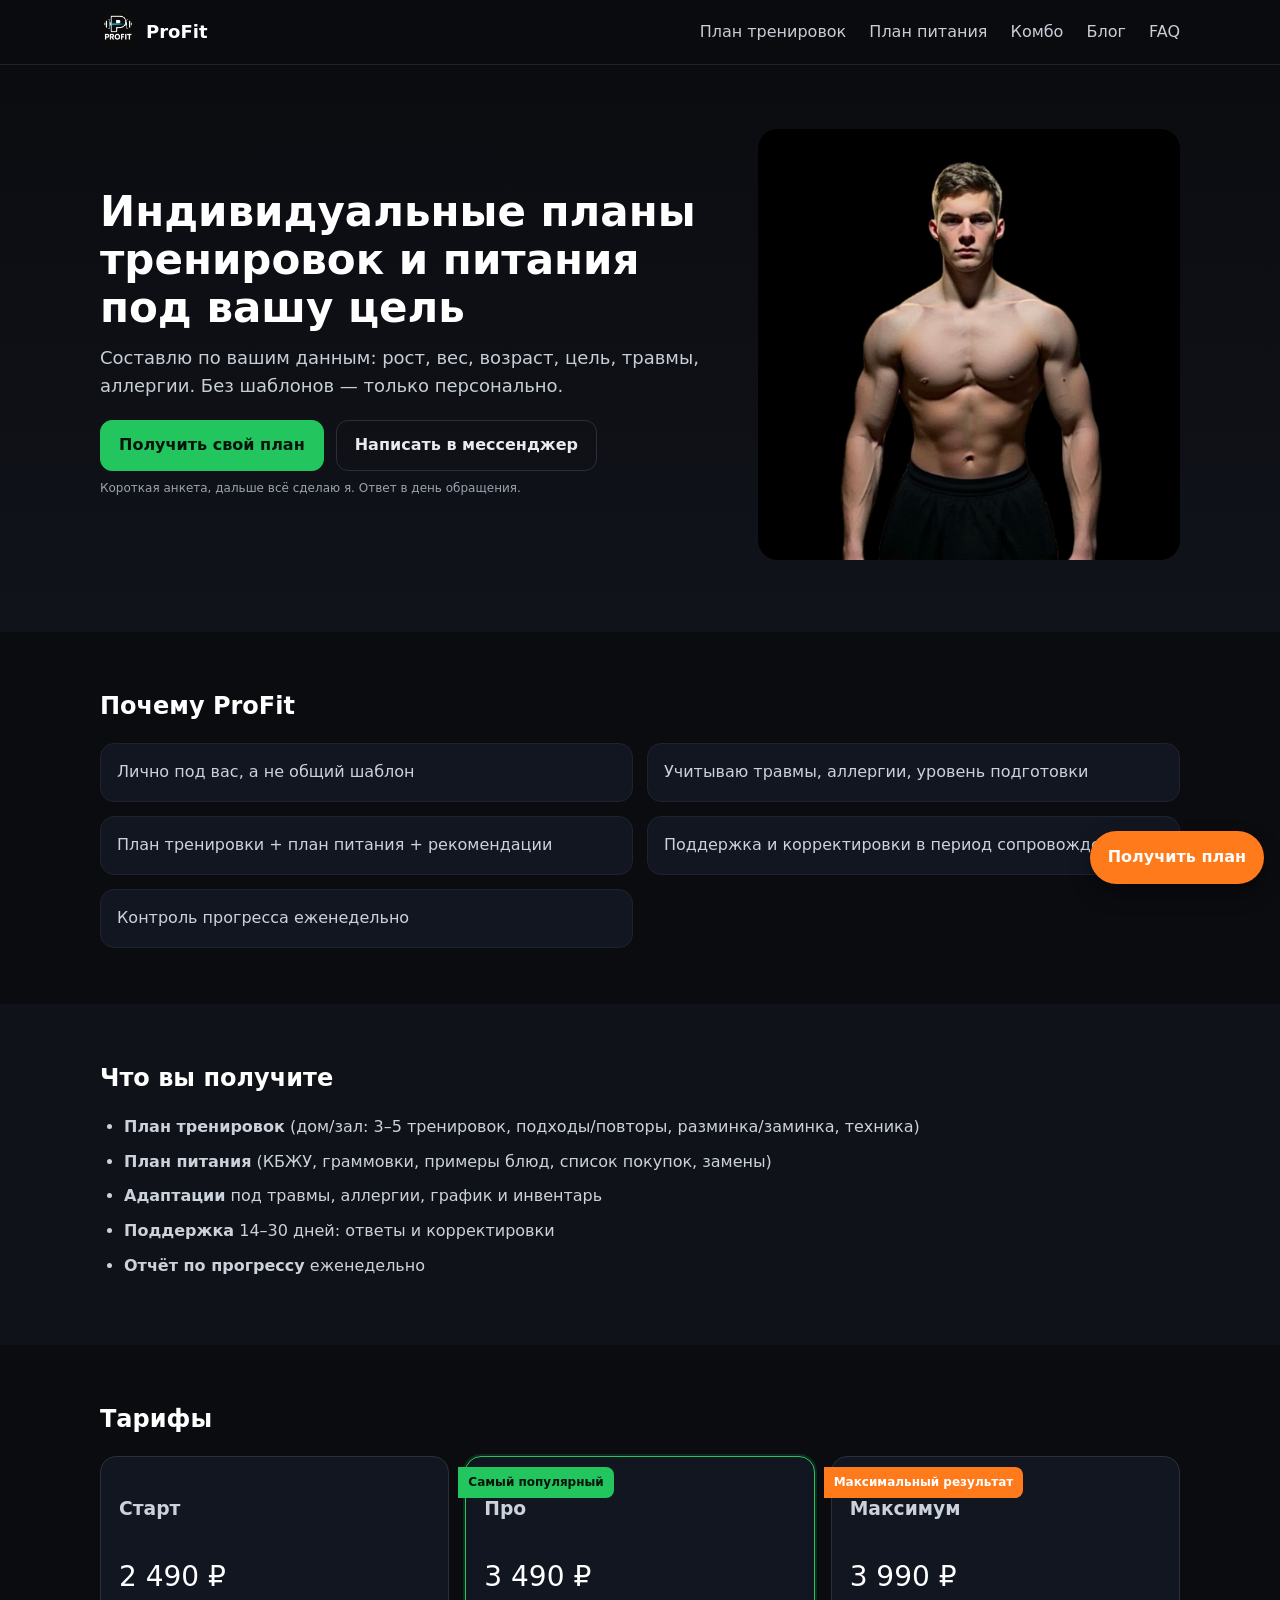
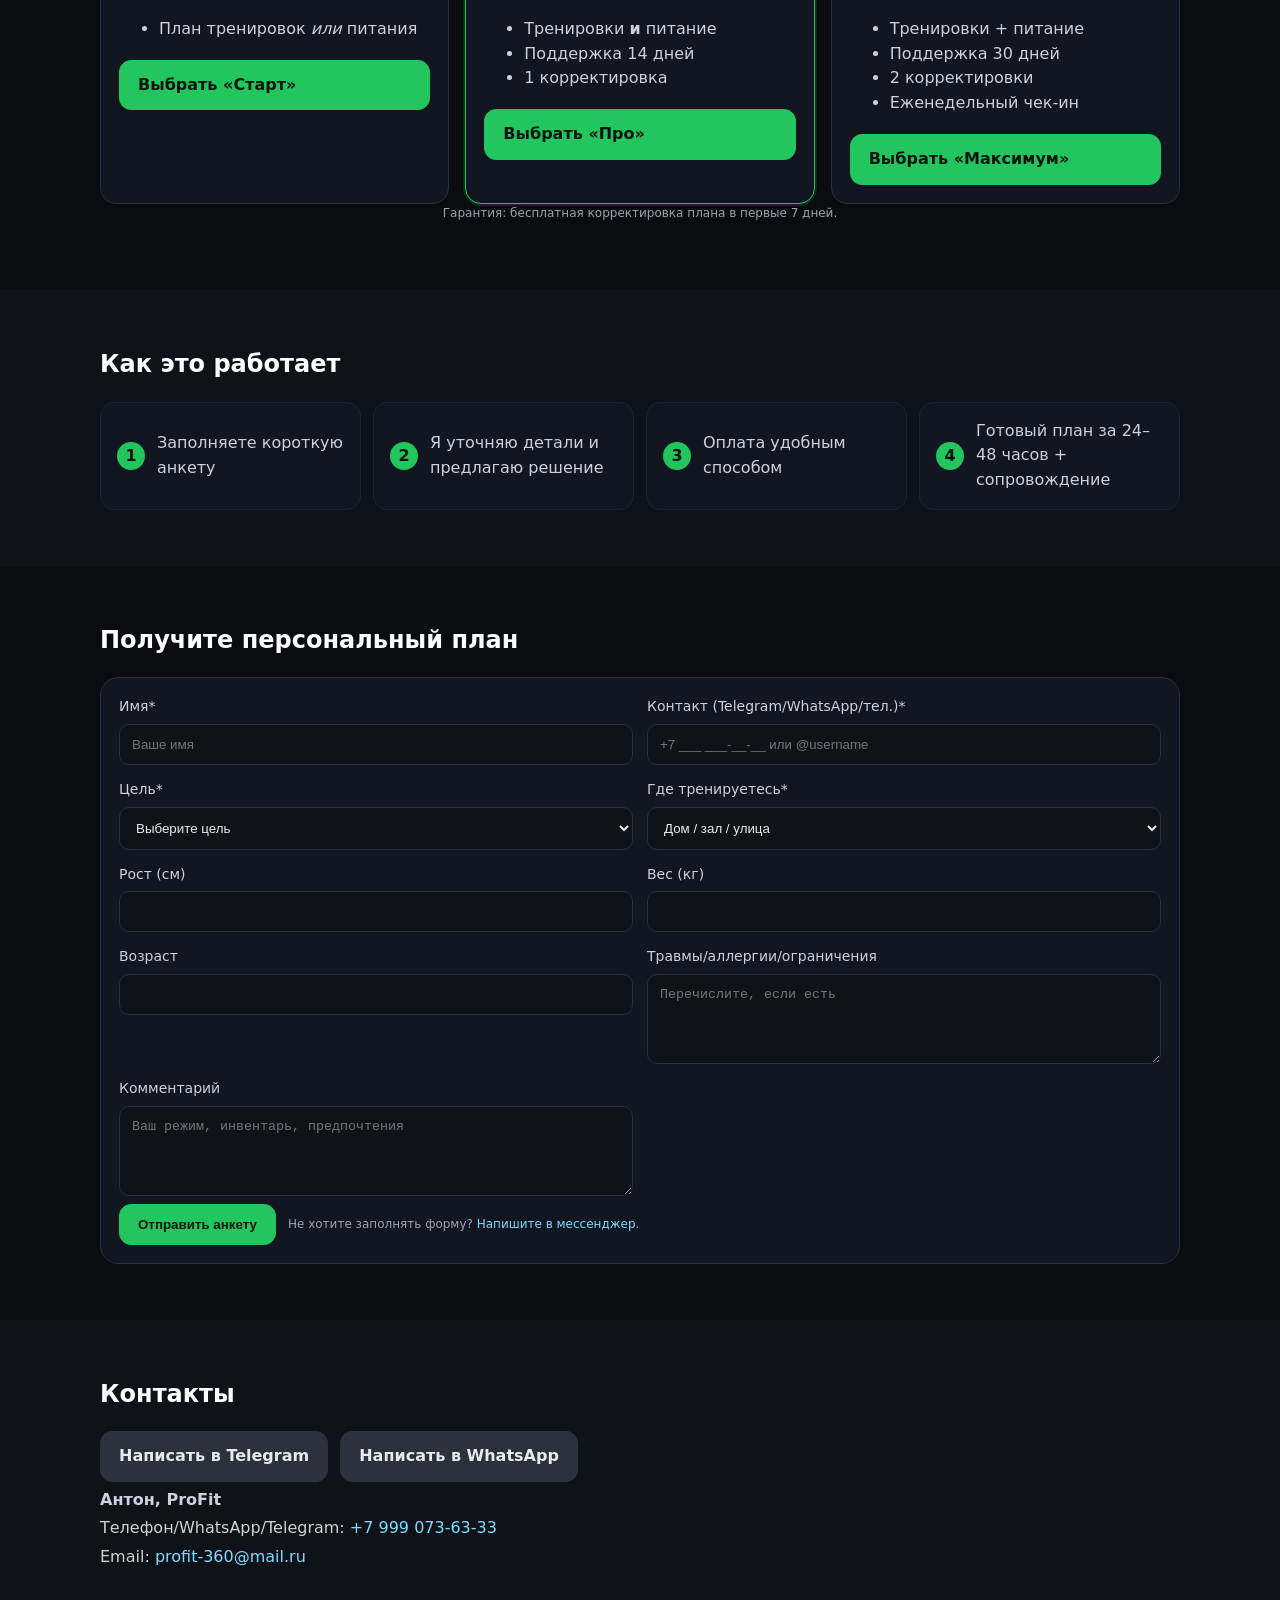
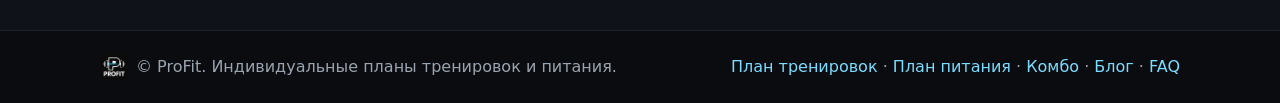
<file: index.html>
<!DOCTYPE html><html lang='ru'><head>
<meta charset='UTF-8'><meta name='viewport' content='width=device-width, initial-scale=1.0, maximum-scale=1, user-scalable=no'>
<title>ProFit — Индивидуальные планы тренировок и питания</title>
<meta name='description' content='Составлю персональный план тренировок и питания по вашим данным. Учту травмы и предпочтения. План за 24–48 часов.'>
<link rel='icon' href='assets/favicon.png'><link rel='stylesheet' href='styles.css'></head><body>

<header class="header"><div class="container header__inner">
  <div class="brand"><a href="index.html"><img src="assets/logo.png" class="brand__logo" alt="ProFit"></a><span class="brand__name">ProFit</span></div>
  <nav class="nav">
    <a href='uslugi/plan-trenirovok.html'>План тренировок</a>
    <a href='uslugi/plan-pitaniya.html'>План питания</a>
    <a href='uslugi/kombo.html'>Комбо</a>
    <a href='blog/index.html'>Блог</a>
    <a href='faq/index.html'>FAQ</a>
  </nav>
</div></header>
<section class="hero"><div class="container hero__inner">
  <div class="hero__left">
    <h1>Индивидуальные планы<br/> тренировок и питания под вашу цель</h1>
    <p class="sub">Составлю по вашим данным: рост, вес, возраст, цель, травмы, аллергии. Без шаблонов — только персонально.</p>
    <div class="cta"><a class="btn btn--primary" href="#form">Получить свой план</a><a class="btn btn--ghost" href="#contacts">Написать в мессенджер</a></div>
    <p class="micro">Короткая анкета, дальше всё сделаю я. Ответ в день обращения.</p>
  </div>
  <div class="hero__right"><img src="assets/owner_photo.png" class="hero__photo" alt="Антон, ProFit"></div>
</div></section>

<section id="benefits" class="section"><div class="container">
  <h2>Почему ProFit</h2>
  <div class="cards">
    <div class="card">Лично под вас, а не общий шаблон</div>
    <div class="card">Учитываю травмы, аллергии, уровень подготовки</div>
    <div class="card">План тренировки + план питания + рекомендации</div>
    <div class="card">Поддержка и корректировки в период сопровождения</div>
    <div class="card">Контроль прогресса еженедельно</div>
  </div>
</div></section>

<section id="whatyouget" class="section section--alt"><div class="container">
  <h2>Что вы получите</h2>
  <ul class="checklist">
    <li><strong>План тренировок</strong> (дом/зал: 3–5 тренировок, подходы/повторы, разминка/заминка, техника)</li>
    <li><strong>План питания</strong> (КБЖУ, граммовки, примеры блюд, список покупок, замены)</li>
    <li><strong>Адаптации</strong> под травмы, аллергии, график и инвентарь</li>
    <li><strong>Поддержка</strong> 14–30 дней: ответы и корректировки</li>
    <li><strong>Отчёт по прогрессу</strong> еженедельно</li>
  </ul>
</div></section>

<section id="pricing" class="section"><div class="container">
  <h2>Тарифы</h2>
  <div class="pricing">
    <div class="price-card">
      <h3>Старт</h3><div class="price">2 490 ₽</div>
      <ul><li>План тренировок <em>или</em> питания</li></ul>
      <a class="btn btn--primary" href="#form">Выбрать «Старт»</a>
    </div>
    <div class="price-card price-card--featured">
      <div class="ribbon">Самый популярный</div>
      <h3>Про</h3><div class="price">3 490 ₽</div>
      <ul><li>Тренировки <strong>и</strong> питание</li><li>Поддержка 14 дней</li><li>1 корректировка</li></ul>
      <a class="btn btn--primary" href="#form">Выбрать «Про»</a>
    </div>
    <div class="price-card">
      <div class="ribbon ribbon--max">Максимальный результат</div>
      <h3>Максимум</h3><div class="price">3 990 ₽</div>
      <ul><li>Тренировки + питание</li><li>Поддержка 30 дней</li><li>2 корректировки</li><li>Еженедельный чек-ин</li></ul>
      <a class="btn btn--primary" href="#form">Выбрать «Максимум»</a>
    </div>
  </div>
  <p class="micro center">Гарантия: бесплатная корректировка плана в первые 7 дней.</p>
</div></section>

<section id="process" class="section section--alt"><div class="container">
  <h2>Как это работает</h2>
  <div class="steps">
    <div class="step"><span>1</span>Заполняете короткую анкету</div>
    <div class="step"><span>2</span>Я уточняю детали и предлагаю решение</div>
    <div class="step"><span>3</span>Оплата удобным способом</div>
    <div class="step"><span>4</span>Готовый план за 24–48 часов + сопровождение</div>
  </div>
</div></section>

<section id="form" class="section"><div class="container">
  <h2>Получите персональный план</h2>
  <form name="lead" method="POST" data-netlify="true" class="lead-form">
    <input type="hidden" name="form-name" value="lead" />
    <div class="grid">
      <label>Имя*<input required name="name" placeholder="Ваше имя" /></label>
      <label>Контакт (Telegram/WhatsApp/тел.)*<input required name="contact" placeholder="+7 ___ ___-__-__ или @username" /></label>
      <label>Цель*<select name="goal" required>
        <option value="">Выберите цель</option>
        <option>Похудение</option><option>Набор массы</option><option>Рельеф</option><option>Сила</option><option>Здоровье/самочувствие</option>
      </select></label>
      <label>Где тренируетесь*<select name="place" required>
        <option value="">Дом / зал / улица</option><option>Дом</option><option>Зал</option><option>Улица/двор</option>
      </select></label>
      <label>Рост (см)<input name="height" type="number" min="120" max="230" /></label>
      <label>Вес (кг)<input name="weight" type="number" min="30" max="200" /></label>
      <label>Возраст<input name="age" type="number" min="12" max="90" /></label>
      <label>Травмы/аллергии/ограничения<textarea name="limits" placeholder="Перечислите, если есть"></textarea></label>
      <label>Комментарий<textarea name="comment" placeholder="Ваш режим, инвентарь, предпочтения"></textarea></label>
    </div>
    <div class="form-actions"><button type="submit" class="btn btn--primary">Отправить анкету</button><span class="micro">Не хотите заполнять форму? <a href="#contacts">Напишите в мессенджер</a>.</span></div>
  </form>
</div></section>

<section id="contacts" class="section section--alt"><div class="container">
  <h2>Контакты</h2>
  <div class="contacts">
    <a class="btn btn--messenger" href="tg://resolve?phone=79990736333">Написать в Telegram</a>
    <a class="btn btn--messenger" href="https://wa.me/79990736333?text=Хочу%20индивидуальный%20план%20ProFit">Написать в WhatsApp</a>
  </div>
  <div class="contact-details">
    <p><strong>Антон, ProFit</strong></p>
    <p>Телефон/WhatsApp/Telegram: <span class="tel"><a href="tel:+79990736333">+7&nbsp;999&nbsp;073-63-33</a></span></p>
    <p>Email: <a href="mailto:profit-360@mail.ru">profit-360@mail.ru</a></p>
  </div>
</div></section>

<footer class="footer"><div class="container footer__inner">
  <div class="footer__left"><img src="assets/logo.png" class="footer__logo"><span>© ProFit. Индивидуальные планы тренировок и питания.</span></div>
  <div class="footer__right">
    <a href="uslugi/plan-trenirovok.html">План тренировок</a> · 
    <a href="uslugi/plan-pitaniya.html">План питания</a> · 
    <a href="uslugi/kombo.html">Комбо</a> · 
    <a href="blog/index.html">Блог</a> · 
    <a href="faq/index.html">FAQ</a>
  </div>
</div></footer>
<a href="index.html#form" class="fab">Получить план</a>
<script src="script.js"></script>
</body></html>
</file>
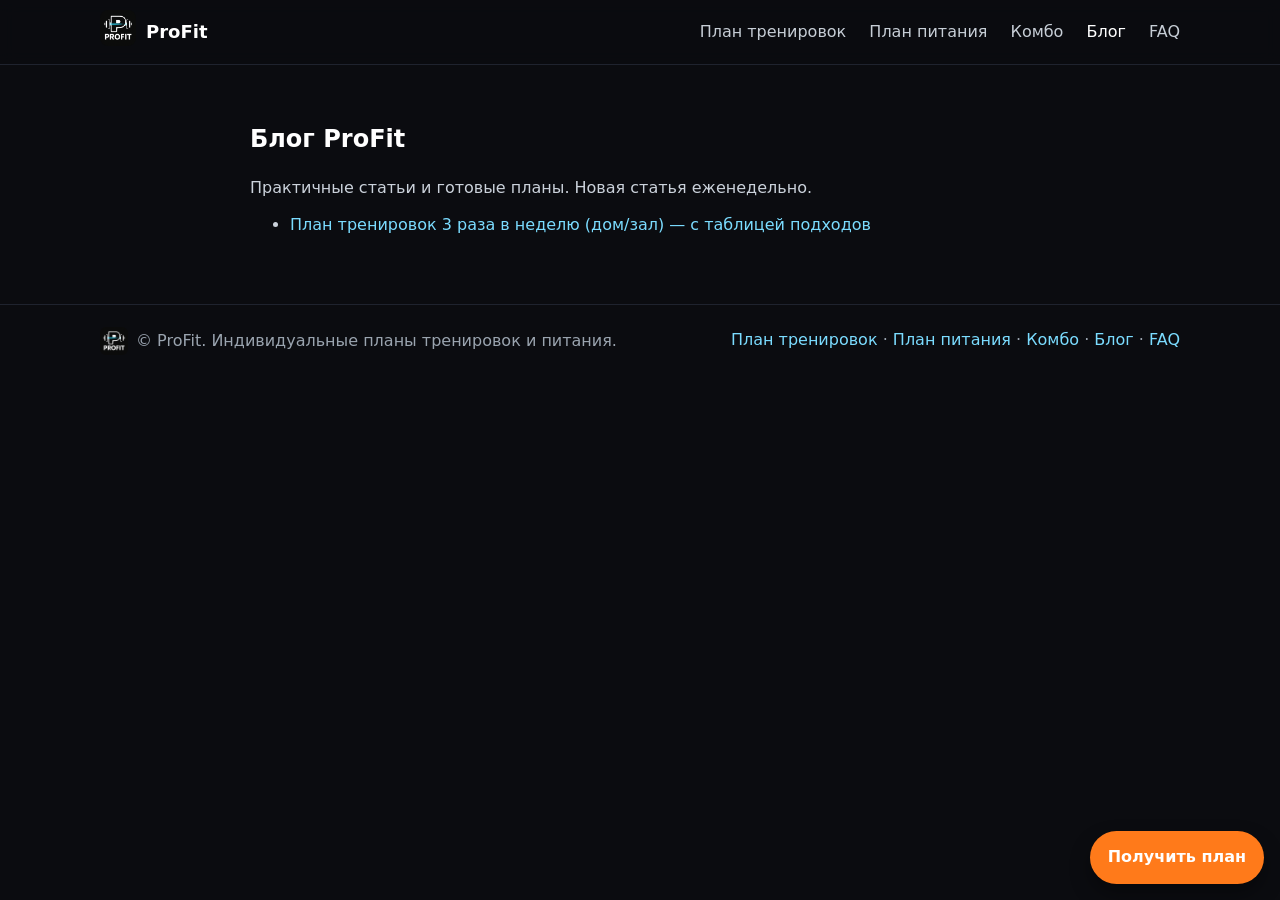
<file: blog/index.html>
<!DOCTYPE html><html lang='ru'><head>
<meta charset='UTF-8'><meta name='viewport' content='width=device-width, initial-scale=1.0, maximum-scale=1, user-scalable=no'>
<title>Блог — ProFit</title><meta name='description' content='Статьи о тренировках и питании: планы, меню, техника и прогресс.'>
<link rel='icon' href='../assets/favicon.png'><link rel='stylesheet' href='../styles.css'></head><body>

<header class="header"><div class="container header__inner">
  <div class="brand"><a href="../index.html"><img src="../assets/logo.png" class="brand__logo" alt="ProFit"></a><span class="brand__name">ProFit</span></div>
  <nav class="nav">
    <a href='../uslugi/plan-trenirovok.html'>План тренировок</a>
    <a href='../uslugi/plan-pitaniya.html'>План питания</a>
    <a href='../uslugi/kombo.html'>Комбо</a>
    <a href='../blog/index.html' style='color:#fff'>Блог</a>
    <a href='../faq/index.html'>FAQ</a>
  </nav>
</div></header>
<section class="section"><div class="container content">
  <h1>Блог ProFit</h1>
  <p>Практичные статьи и готовые планы. Новая статья еженедельно.</p>
  <ul>
    <li><a href="plan-3-dnya/index.html">План тренировок 3 раза в неделю (дом/зал) — с таблицей подходов</a></li>
  </ul>
</div></section>

<footer class="footer"><div class="container footer__inner">
  <div class="footer__left"><img src="../assets/logo.png" class="footer__logo"><span>© ProFit. Индивидуальные планы тренировок и питания.</span></div>
  <div class="footer__right">
    <a href="../uslugi/plan-trenirovok.html">План тренировок</a> · 
    <a href="../uslugi/plan-pitaniya.html">План питания</a> · 
    <a href="../uslugi/kombo.html">Комбо</a> · 
    <a href="../blog/index.html">Блог</a> · 
    <a href="../faq/index.html">FAQ</a>
  </div>
</div></footer>
<a href="../index.html#form" class="fab">Получить план</a>
<script src="../script.js"></script>
</body></html>
</file>
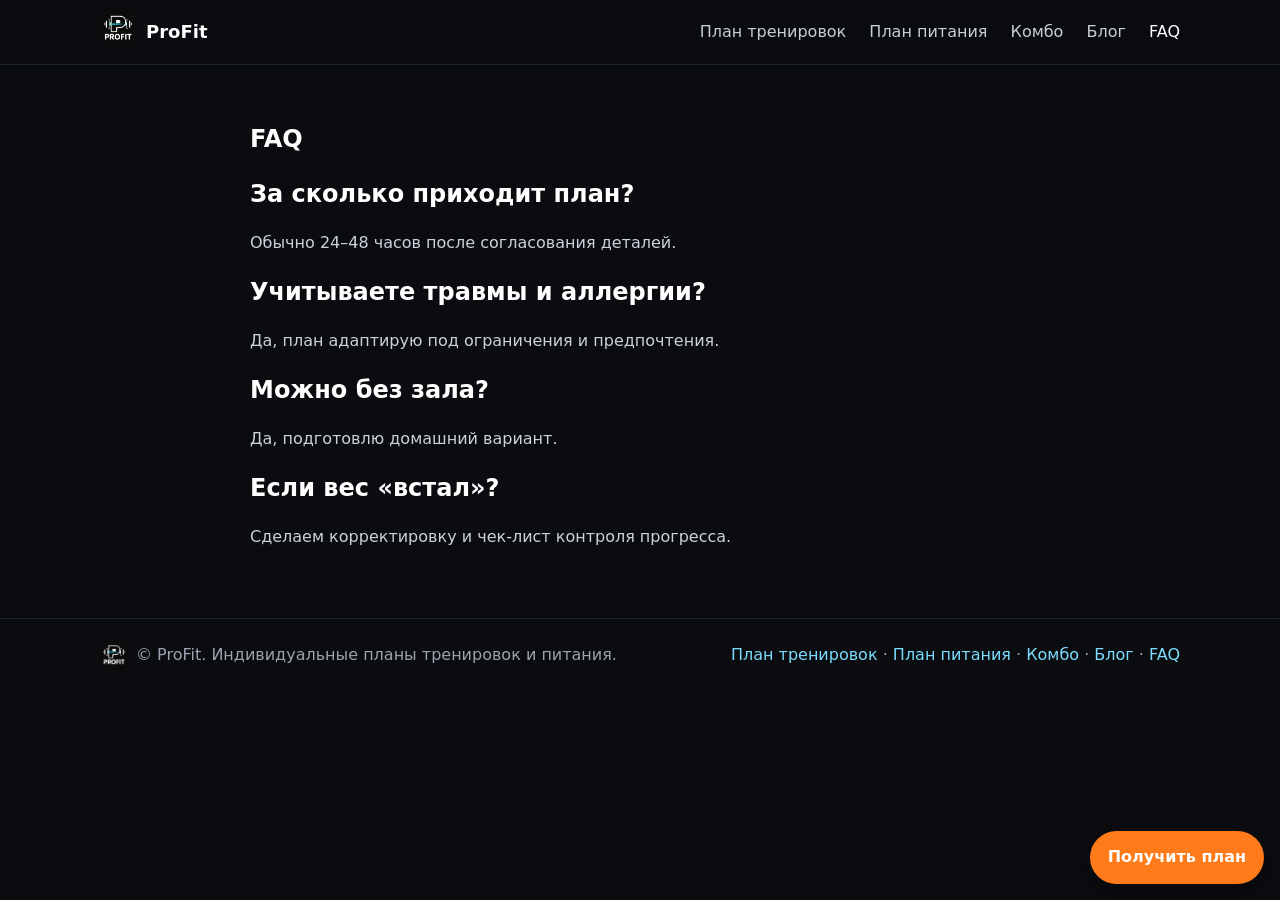
<file: faq/index.html>
<!DOCTYPE html><html lang='ru'><head><meta charset='UTF-8'>
<meta name='viewport' content='width=device-width, initial-scale=1.0, maximum-scale=1'>
<title>FAQ — ProFit</title><meta name='description' content='Ответы на частые вопросы о персональных планах.'>
<link rel='icon' href='../assets/favicon.png'><link rel='stylesheet' href='../styles.css'></head><body>

<header class="header"><div class="container header__inner">
  <div class="brand"><a href="../index.html"><img src="../assets/logo.png" class="brand__logo" alt="ProFit"></a><span class="brand__name">ProFit</span></div>
  <nav class="nav">
    <a href='../uslugi/plan-trenirovok.html'>План тренировок</a>
    <a href='../uslugi/plan-pitaniya.html'>План питания</a>
    <a href='../uslugi/kombo.html'>Комбо</a>
    <a href='../blog/index.html'>Блог</a>
    <a href='../faq/index.html' style='color:#fff'>FAQ</a>
  </nav>
</div></header>
<section class='section'><div class='container content'>
<h1>FAQ</h1>
<h2>За сколько приходит план?</h2><p>Обычно 24–48 часов после согласования деталей.</p>
<h2>Учитываете травмы и аллергии?</h2><p>Да, план адаптирую под ограничения и предпочтения.</p>
<h2>Можно без зала?</h2><p>Да, подготовлю домашний вариант.</p>
<h2>Если вес «встал»?</h2><p>Сделаем корректировку и чек-лист контроля прогресса.</p>
</div></section>

<footer class="footer"><div class="container footer__inner">
  <div class="footer__left"><img src="../assets/logo.png" class="footer__logo"><span>© ProFit. Индивидуальные планы тренировок и питания.</span></div>
  <div class="footer__right">
    <a href="../uslugi/plan-trenirovok.html">План тренировок</a> · 
    <a href="../uslugi/plan-pitaniya.html">План питания</a> · 
    <a href="../uslugi/kombo.html">Комбо</a> · 
    <a href="../blog/index.html">Блог</a> · 
    <a href="../faq/index.html">FAQ</a>
  </div>
</div></footer>
<a href="../index.html#form" class="fab">Получить план</a>
<script src="../script.js"></script>
</body></html>
</file>
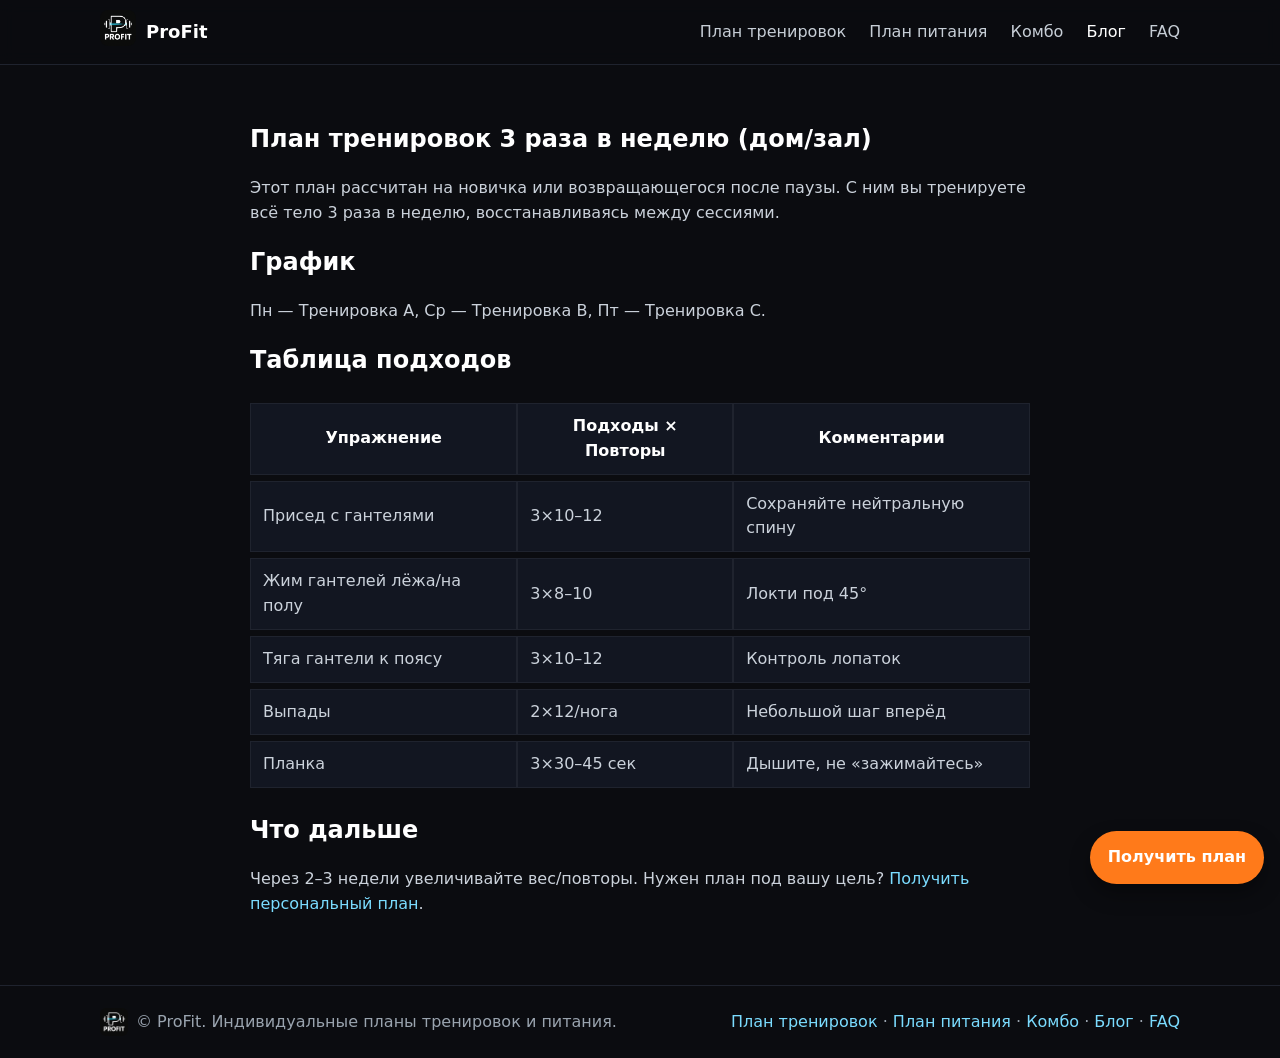
<file: blog/plan-3-dnya/index.html>
<!DOCTYPE html><html lang='ru'><head>
<meta charset='UTF-8'><meta name='viewport' content='width=device-width, initial-scale=1.0, maximum-scale=1, user-scalable=no'>
<title>План тренировок 3 раза в неделю — ProFit</title>
<meta name='description' content='Готовый план: 3 тренировки в неделю для новичка, дом/зал. Таблица подходов и советы по технике.'>
<link rel='icon' href='../../assets/favicon.png'><link rel='stylesheet' href='../../styles.css'></head><body>

<header class="header"><div class="container header__inner">
  <div class="brand"><a href="../../index.html"><img src="../../assets/logo.png" class="brand__logo" alt="ProFit"></a><span class="brand__name">ProFit</span></div>
  <nav class="nav">
    <a href='../../uslugi/plan-trenirovok.html'>План тренировок</a>
    <a href='../../uslugi/plan-pitaniya.html'>План питания</a>
    <a href='../../uslugi/kombo.html'>Комбо</a>
    <a href='../../blog/index.html' style='color:#fff'>Блог</a>
    <a href='../../faq/index.html'>FAQ</a>
  </nav>
</div></header>
<section class="section"><div class="container content">
<h1>План тренировок 3 раза в неделю (дом/зал)</h1>
<p>Этот план рассчитан на новичка или возвращающегося после паузы. С ним вы тренируете всё тело 3 раза в неделю, восстанавливаясь между сессиями.</p>
<h2>График</h2>
<p>Пн — Тренировка A, Ср — Тренировка B, Пт — Тренировка C.</p>
<h2>Таблица подходов</h2>
<table class="table">
<tr><th>Упражнение</th><th>Подходы × Повторы</th><th>Комментарии</th></tr>
<tr><td>Присед с гантелями</td><td>3×10–12</td><td>Сохраняйте нейтральную спину</td></tr>
<tr><td>Жим гантелей лёжа/на полу</td><td>3×8–10</td><td>Локти под 45°</td></tr>
<tr><td>Тяга гантели к поясу</td><td>3×10–12</td><td>Контроль лопаток</td></tr>
<tr><td>Выпады</td><td>2×12/нога</td><td>Небольшой шаг вперёд</td></tr>
<tr><td>Планка</td><td>3×30–45 сек</td><td>Дышите, не «зажимайтесь»</td></tr>
</table>
<h2>Что дальше</h2>
<p>Через 2–3 недели увеличивайте вес/повторы. Нужен план под вашу цель? <a href='../../index.html#form'>Получить персональный план</a>.</p>
</div></section>

<footer class="footer"><div class="container footer__inner">
  <div class="footer__left"><img src="../../assets/logo.png" class="footer__logo"><span>© ProFit. Индивидуальные планы тренировок и питания.</span></div>
  <div class="footer__right">
    <a href="../../uslugi/plan-trenirovok.html">План тренировок</a> · 
    <a href="../../uslugi/plan-pitaniya.html">План питания</a> · 
    <a href="../../uslugi/kombo.html">Комбо</a> · 
    <a href="../../blog/index.html">Блог</a> · 
    <a href="../../faq/index.html">FAQ</a>
  </div>
</div></footer>
<a href="../../index.html#form" class="fab">Получить план</a>
<script src="../../script.js"></script>
</body></html>
</file>
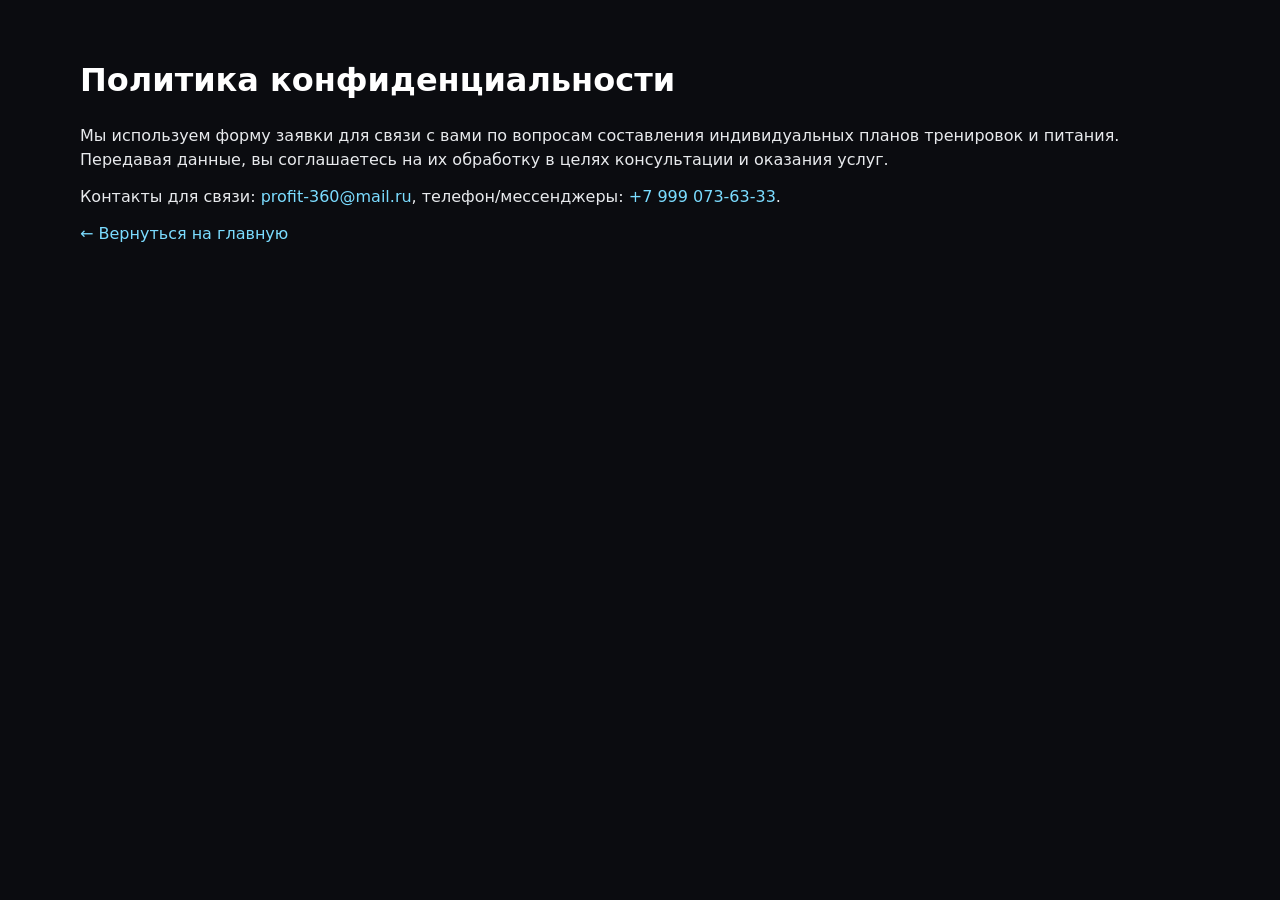
<file: policy.html>
<!DOCTYPE html>
<html lang="ru"><head><meta charset="UTF-8"><meta name="viewport" content="width=device-width,initial-scale=1">
<title>Политика конфиденциальности — ProFit</title>
<link rel="stylesheet" href="styles.css"></head>
<body>
  <div class="container section">
    <h1>Политика конфиденциальности</h1>
    <p>Мы используем форму заявки для связи с вами по вопросам составления индивидуальных планов тренировок и питания. Передавая данные, вы соглашаетесь на их обработку в целях консультации и оказания услуг.</p>
    <p>Контакты для связи: <a href="mailto:profit-360@mail.ru">profit-360@mail.ru</a>, телефон/мессенджеры: <a href="tel:+79990736333">+7 999 073-63-33</a>.</p>
    <p><a href="index.html">← Вернуться на главную</a></p>
  </div>
</body></html>
</file>
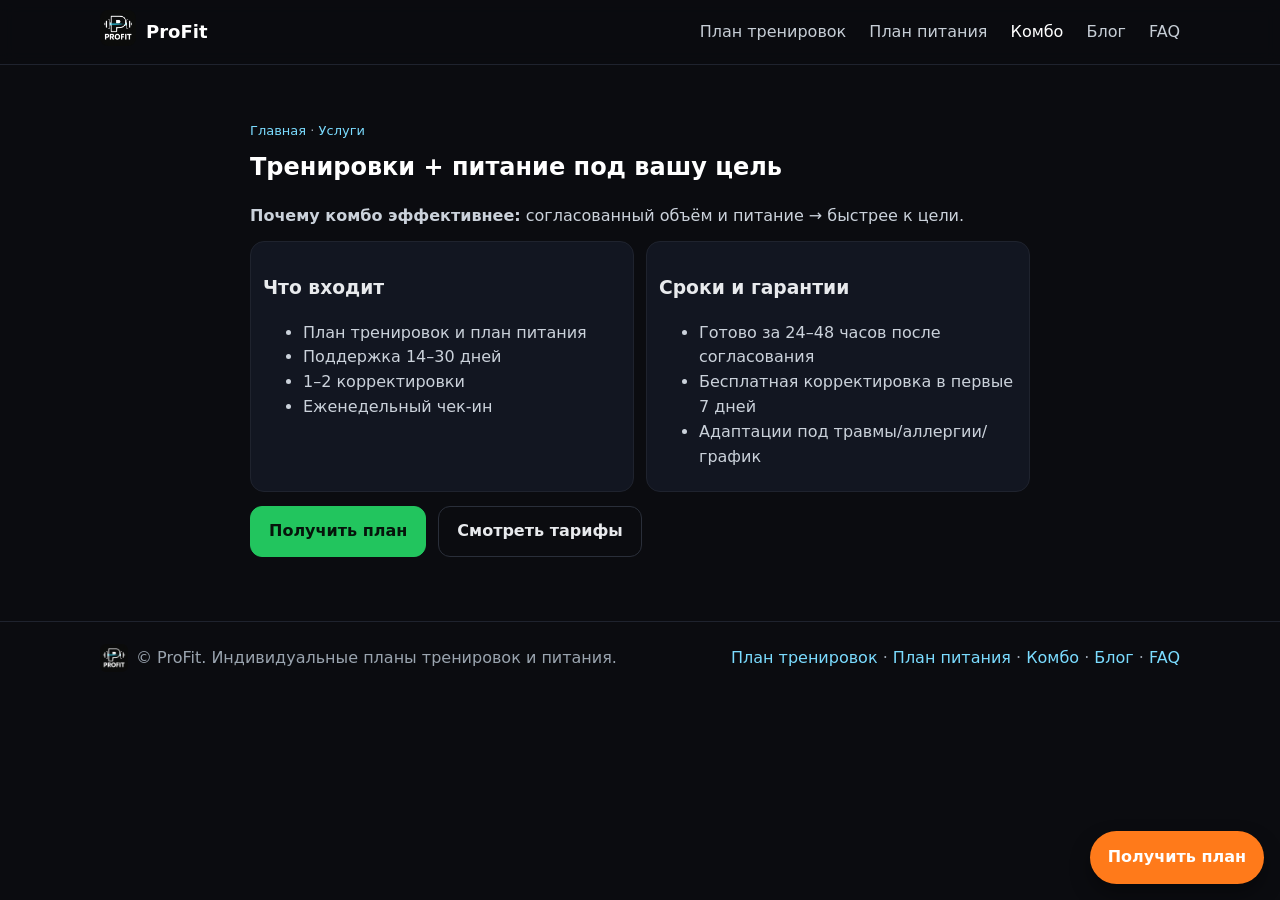
<file: uslugi/kombo.html>
<!DOCTYPE html><html lang='ru'><head><meta charset='UTF-8'><meta name='viewport' content='width=device-width, initial-scale=1.0, maximum-scale=1'><title>Комбо: план тренировок и питания — ProFit</title><meta name='description' content='Индивидуальные тренировки + питание. Поддержка и корректировки.'><link rel='icon' href='../assets/favicon.png'><link rel='stylesheet' href='../styles.css'></head><body>
<header class="header"><div class="container header__inner">
  <div class="brand"><a href="../index.html"><img src="../assets/logo.png" class="brand__logo" alt="ProFit"></a><span class="brand__name">ProFit</span></div>
  <nav class="nav">
    <a href='../uslugi/plan-trenirovok.html'>План тренировок</a>
    <a href='../uslugi/plan-pitaniya.html'>План питания</a>
    <a href='../uslugi/kombo.html' style='color:#fff'>Комбо</a>
    <a href='../blog/index.html'>Блог</a>
    <a href='../faq/index.html'>FAQ</a>
  </nav>
</div></header><section class='section'><div class='container content'><nav class='breadcrumbs'><a href='../index.html'>Главная</a> · <a href='../uslugi/kombo.html'>Услуги</a></nav><h1>Тренировки + питание под вашу цель</h1><p><strong>Почему комбо эффективнее:</strong> согласованный объём и питание → быстрее к цели.</p><div class='kit'><div class='box'><h3>Что входит</h3><ul><li>План тренировок и план питания</li><li>Поддержка 14–30 дней</li><li>1–2 корректировки</li><li>Еженедельный чек-ин</li></ul></div><div class='box'><h3>Сроки и гарантии</h3><ul><li>Готово за 24–48 часов после согласования</li><li>Бесплатная корректировка в первые 7 дней</li><li>Адаптации под травмы/аллергии/график</li></ul></div></div><div class='cta' style='margin-top:14px'><a class='btn btn--primary' href='../index.html#form'>Получить план</a><a class='btn btn--ghost' href='../index.html#pricing'>Смотреть тарифы</a></div></div></section>
<footer class="footer"><div class="container footer__inner">
  <div class="footer__left"><img src="../assets/logo.png" class="footer__logo"><span>© ProFit. Индивидуальные планы тренировок и питания.</span></div>
  <div class="footer__right">
    <a href="../uslugi/plan-trenirovok.html">План тренировок</a> · 
    <a href="../uslugi/plan-pitaniya.html">План питания</a> · 
    <a href="../uslugi/kombo.html">Комбо</a> · 
    <a href="../blog/index.html">Блог</a> · 
    <a href="../faq/index.html">FAQ</a>
  </div>
</div></footer>
<a href="../index.html#form" class="fab">Получить план</a>
<script src="../script.js"></script></body></html>
</file>
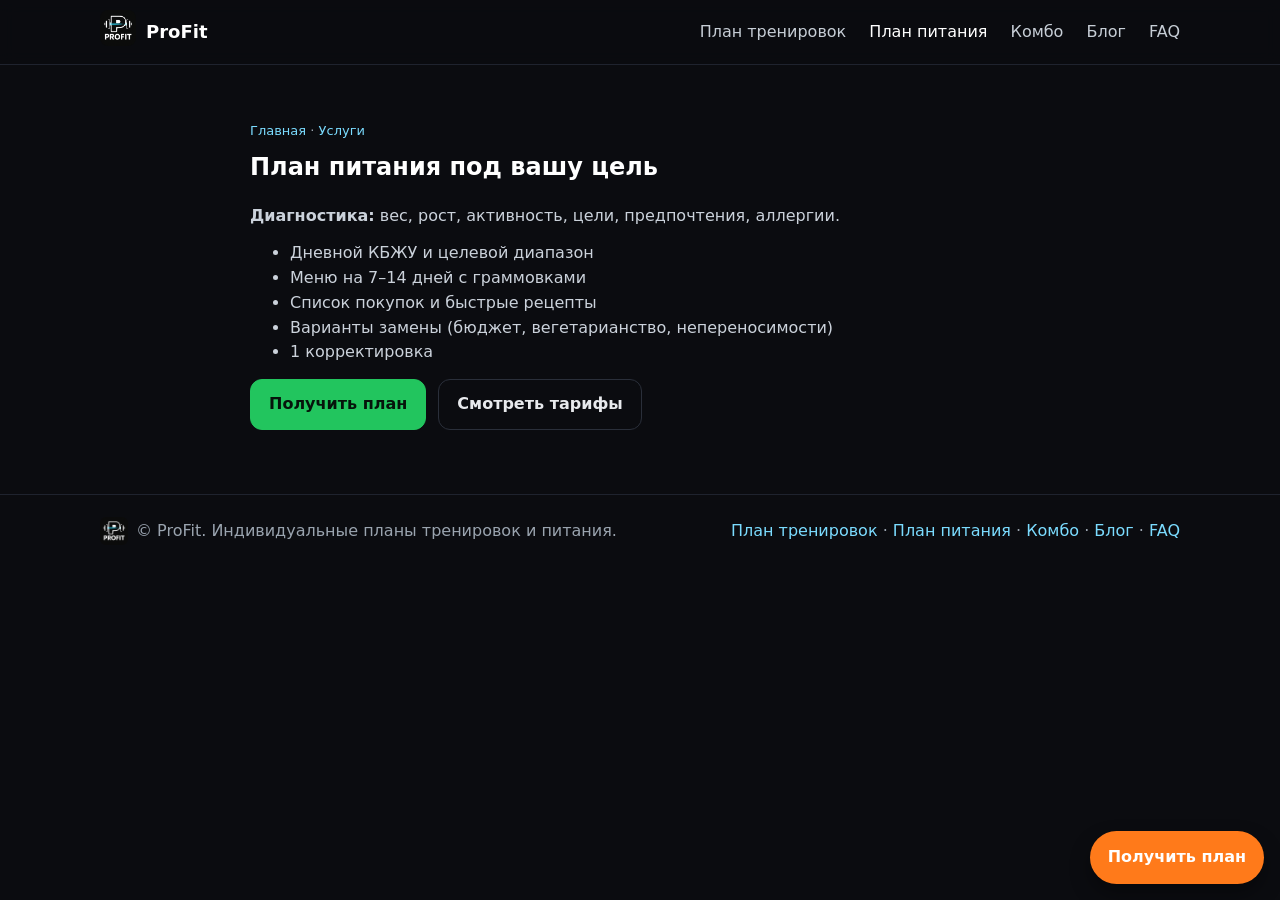
<file: uslugi/plan-pitaniya.html>
<!DOCTYPE html><html lang='ru'><head><meta charset='UTF-8'><meta name='viewport' content='width=device-width, initial-scale=1.0, maximum-scale=1'><title>Индивидуальный план питания — ProFit</title><meta name='description' content='КБЖУ, граммовки, список покупок и замены. Учитываю предпочтения и аллергии.'><link rel='icon' href='../assets/favicon.png'><link rel='stylesheet' href='../styles.css'></head><body>
<header class="header"><div class="container header__inner">
  <div class="brand"><a href="../index.html"><img src="../assets/logo.png" class="brand__logo" alt="ProFit"></a><span class="brand__name">ProFit</span></div>
  <nav class="nav">
    <a href='../uslugi/plan-trenirovok.html'>План тренировок</a>
    <a href='../uslugi/plan-pitaniya.html' style='color:#fff'>План питания</a>
    <a href='../uslugi/kombo.html'>Комбо</a>
    <a href='../blog/index.html'>Блог</a>
    <a href='../faq/index.html'>FAQ</a>
  </nav>
</div></header><section class='section'><div class='container content'><nav class='breadcrumbs'><a href='../index.html'>Главная</a> · <a href='../uslugi/kombo.html'>Услуги</a></nav><h1>План питания под вашу цель</h1><p><strong>Диагностика:</strong> вес, рост, активность, цели, предпочтения, аллергии.</p><ul><li>Дневной КБЖУ и целевой диапазон</li><li>Меню на 7–14 дней с граммовками</li><li>Список покупок и быстрые рецепты</li><li>Варианты замены (бюджет, вегетарианство, непереносимости)</li><li>1 корректировка</li></ul><div class='cta' style='margin-top:14px'><a class='btn btn--primary' href='../index.html#form'>Получить план</a><a class='btn btn--ghost' href='../index.html#pricing'>Смотреть тарифы</a></div></div></section>
<footer class="footer"><div class="container footer__inner">
  <div class="footer__left"><img src="../assets/logo.png" class="footer__logo"><span>© ProFit. Индивидуальные планы тренировок и питания.</span></div>
  <div class="footer__right">
    <a href="../uslugi/plan-trenirovok.html">План тренировок</a> · 
    <a href="../uslugi/plan-pitaniya.html">План питания</a> · 
    <a href="../uslugi/kombo.html">Комбо</a> · 
    <a href="../blog/index.html">Блог</a> · 
    <a href="../faq/index.html">FAQ</a>
  </div>
</div></footer>
<a href="../index.html#form" class="fab">Получить план</a>
<script src="../script.js"></script></body></html>
</file>
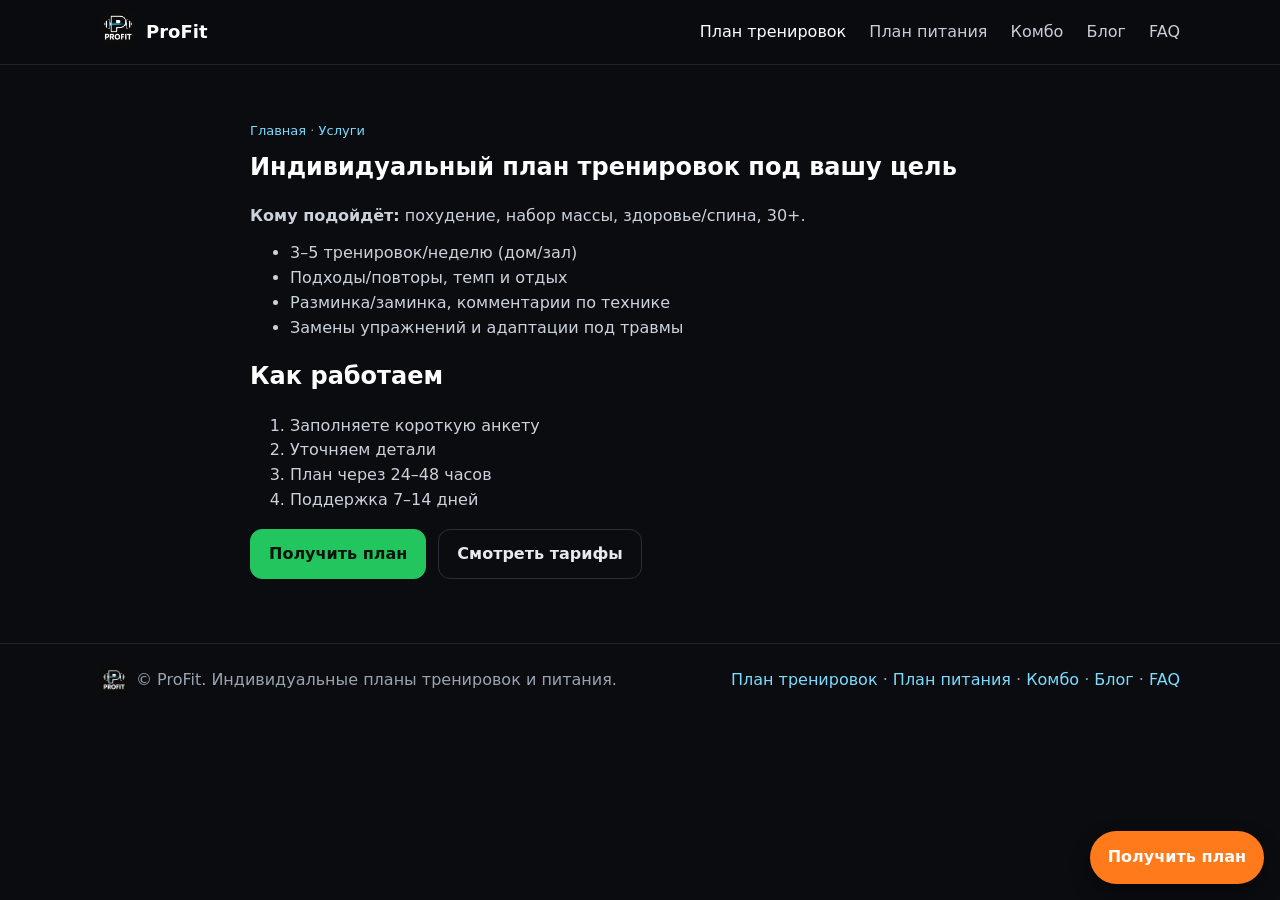
<file: uslugi/plan-trenirovok.html>
<!DOCTYPE html><html lang='ru'><head><meta charset='UTF-8'><meta name='viewport' content='width=device-width, initial-scale=1.0, maximum-scale=1'><title>Индивидуальный план тренировок — ProFit</title><meta name='description' content='Программа под вашу цель и уровень. Дом/зал, учту травмы и график. План за 24–48 часов.'><link rel='icon' href='../assets/favicon.png'><link rel='stylesheet' href='../styles.css'></head><body>
<header class="header"><div class="container header__inner">
  <div class="brand"><a href="../index.html"><img src="../assets/logo.png" class="brand__logo" alt="ProFit"></a><span class="brand__name">ProFit</span></div>
  <nav class="nav">
    <a href='../uslugi/plan-trenirovok.html' style='color:#fff'>План тренировок</a>
    <a href='../uslugi/plan-pitaniya.html'>План питания</a>
    <a href='../uslugi/kombo.html'>Комбо</a>
    <a href='../blog/index.html'>Блог</a>
    <a href='../faq/index.html'>FAQ</a>
  </nav>
</div></header><section class='section'><div class='container content'><nav class='breadcrumbs'><a href='../index.html'>Главная</a> · <a href='../uslugi/kombo.html'>Услуги</a></nav><h1>Индивидуальный план тренировок под вашу цель</h1><p><strong>Кому подойдёт:</strong> похудение, набор массы, здоровье/спина, 30+.</p><ul><li>3–5 тренировок/неделю (дом/зал)</li><li>Подходы/повторы, темп и отдых</li><li>Разминка/заминка, комментарии по технике</li><li>Замены упражнений и адаптации под травмы</li></ul><h2>Как работаем</h2><ol><li>Заполняете короткую анкету</li><li>Уточняем детали</li><li>План через 24–48 часов</li><li>Поддержка 7–14 дней</li></ol><div class='cta' style='margin-top:14px'><a class='btn btn--primary' href='../index.html#form'>Получить план</a><a class='btn btn--ghost' href='../index.html#pricing'>Смотреть тарифы</a></div></div></section>
<footer class="footer"><div class="container footer__inner">
  <div class="footer__left"><img src="../assets/logo.png" class="footer__logo"><span>© ProFit. Индивидуальные планы тренировок и питания.</span></div>
  <div class="footer__right">
    <a href="../uslugi/plan-trenirovok.html">План тренировок</a> · 
    <a href="../uslugi/plan-pitaniya.html">План питания</a> · 
    <a href="../uslugi/kombo.html">Комбо</a> · 
    <a href="../blog/index.html">Блог</a> · 
    <a href="../faq/index.html">FAQ</a>
  </div>
</div></footer>
<a href="../index.html#form" class="fab">Получить план</a>
<script src="../script.js"></script></body></html>
</file>
<file: styles.css>
/* Core */
*{box-sizing:border-box}
html,body{margin:0;height:100%}
body{font-family:'Inter',system-ui,-apple-system,Segoe UI,Roboto,Arial,sans-serif;color:#e8eaed;background:#0b0c10;line-height:1.55;overflow-x:hidden}
a{color:#7bdcff;text-decoration:none}
.container{max-width:1120px;margin:0 auto;padding:0 20px}

/* Header */
.header{position:sticky;top:0;background:rgba(11,12,16,.8);backdrop-filter:saturate(180%) blur(8px);border-bottom:1px solid #1f232e;z-index:20}
.header__inner{display:flex;align-items:center;justify-content:space-between;height:64px}
.brand{display:flex;align-items:center;gap:10px}
.brand__logo{width:36px;height:36px;border-radius:8px}
.brand__name{font-weight:700;font-size:18px;color:#fff}
.nav a{margin-left:18px;color:#c7ced6;white-space:nowrap}
.nav a:hover{color:#fff}

/* Hero */
.hero{padding:64px 0;background:linear-gradient(180deg,#0b0c10 0%,#10131a 100%)}
.hero__inner{display:grid;grid-template-columns:1.2fr .8fr;gap:24px;align-items:center}
.hero h1{font-size:42px;line-height:1.15;margin:0 0 12px;color:#fff}
.hero .sub{font-size:18px;color:#c7ced6;margin:0 0 20px}

/* Buttons */
.cta{display:flex;gap:12px;margin-bottom:8px;flex-wrap:wrap}
.btn{display:inline-block;padding:12px 18px;border-radius:12px;border:1px solid #2a2f3a;font-weight:600;text-decoration:none}
.btn--primary{background:#22c55e;border-color:#22c55e;color:#06140b;box-shadow:0 0 0 0 rgba(34,197,94,.0);transition:box-shadow .2s, filter .2s}
.btn--primary:hover{filter:brightness(1.05);box-shadow:0 0 0 4px rgba(34,197,94,.15)}
.btn--ghost{background:transparent;color:#e8eaed}
.btn--messenger{background:#2b313d;border-color:#2b313d;color:#e8eaed}
.micro{font-size:12px;color:#9aa4af}
.center{text-align:center}

/* Sections */
.section{padding:56px 0}
.section--alt{background:#0f1218}
h1,h2{color:#fff;margin:0 0 18px}
p{margin:0 0 12px}
ul{margin:0 0 10px}

.cards{display:grid;grid-template-columns:repeat(2,1fr);gap:14px}
.card{background:#121621;border:1px solid #1f232e;border-radius:14px;padding:16px;color:#cbd2db}

.checklist{color:#cbd2db;display:grid;gap:10px;padding-left:18px}
.checklist li{margin-left:6px}

/* Pricing */
.pricing{display:grid;grid-template-columns:repeat(3,1fr);gap:16px}
.price-card{background:#121621;border:1px solid #2a2f3a;border-radius:16px;padding:18px;color:#cbd2db;display:flex;flex-direction:column;gap:8px;position:relative}
.price-card--featured{border-color:#22c55e;box-shadow:0 0 0 2px rgba(34,197,94,.15)}
.price{font-size:28px;color:#fff;margin:6px 0 10px}
.ribbon{position:absolute;top:10px;left:-8px;background:#22c55e;color:#06140b;font-weight:700;font-size:12px;padding:6px 10px;border-radius:0 8px 8px 0}
.ribbon--max{background:#ff7a1a;color:#fff}

/* Steps */
.steps{display:grid;grid-template-columns:repeat(4,1fr);gap:12px}
.step{background:#121621;border:1px solid #1f232e;border-radius:14px;padding:16px;color:#cbd2db;display:flex;align-items:center;gap:12px}
.step span{display:inline-flex;align-items:center;justify-content:center;width:28px;height:28px;border-radius:50%;background:#22c55e;color:#06140b;font-weight:700;flex:0 0 28px;line-height:1}

/* Form */
.lead-form{background:#121621;border:1px solid #2a2f3a;border-radius:18px;padding:18px}
.lead-form label{display:flex;flex-direction:column;font-size:14px;color:#cbd2db;gap:6px}
.lead-form input,.lead-form select,.lead-form textarea{background:#0f1218;border:1px solid #2a2f3a;border-radius:10px;padding:12px;color:#e8eaed}
.lead-form textarea{min-height:90px;resize:vertical}
.grid{display:grid;grid-template-columns:repeat(2,1fr);gap:14px}
.form-actions{display:flex;align-items:center;gap:12px;margin-top:8px;flex-wrap:wrap}

/* Contacts & Footer */
.contacts{display:flex;gap:12px;margin:10px 0 6px;flex-wrap:wrap}
.contact-details p{margin:4px 0;color:#cbd2db}
.contact-details .tel{white-space:nowrap}
.footer{border-top:1px solid #1f232e;padding:22px 0;background:#0b0c10}
.footer__inner{display:flex;align-items:center;justify-content:space-between;color:#9aa4af;gap:10px;flex-wrap:wrap}
.footer__logo{width:28px;height:28px;border-radius:6px;margin-right:8px;vertical-align:middle}

/* Media */
.hero__photo{width:100%;border-radius:20px;object-fit:cover;background:#000}
.fab{position:fixed; right:16px; bottom:16px; z-index:50; background:#ff7a1a; color:#fff; font-weight:700; border-radius:999px; padding:14px 18px; box-shadow:0 10px 20px rgba(0,0,0,.35); border:0; transition:transform .15s ease, box-shadow .15s ease, filter .15s ease}
.fab:hover{filter:brightness(1.05); box-shadow:0 12px 22px rgba(0,0,0,.45); transform:translateY(-1px)}

.breadcrumbs{font-size:13px;color:#9aa4af;margin-bottom:8px}
.content{max-width:820px}
.content p, .content li{color:#cbd2db}
.content h2{margin-top:18px}
.table{width:100%;border-collapse:separate;border-spacing:0 6px}
.table th,.table td{padding:10px 12px;background:#121621;color:#cbd2db;border:1px solid #1f232e}
.table th{color:#fff}
.kit{display:grid;grid-template-columns:1fr 1fr;gap:12px}
.kit .box{background:#121621;border:1px solid #1f232e;border-radius:14px;padding:12px}
.tags{display:flex;gap:8px;flex-wrap:wrap;margin:8px 0}
.tag{background:#19202b;border:1px solid #223043;color:#b6c2d1;padding:6px 10px;border-radius:999px;font-size:12px}

@media (max-width:940px){
  .hero__inner{grid-template-columns:1fr}
  .pricing{grid-template-columns:1fr}
  .cards{grid-template-columns:1fr}
  .steps{grid-template-columns:1fr 1fr}
  .grid{grid-template-columns:1fr}
  .nav{display:flex;overflow-x:auto;gap:10px;padding:6px 8px;margin-left:-8px;margin-right:-8px}
  .nav a{background:#151924;border:1px solid #1f2330;border-radius:999px;padding:8px 12px;margin-left:0}
  .kit{grid-template-columns:1fr}
}
</file>
